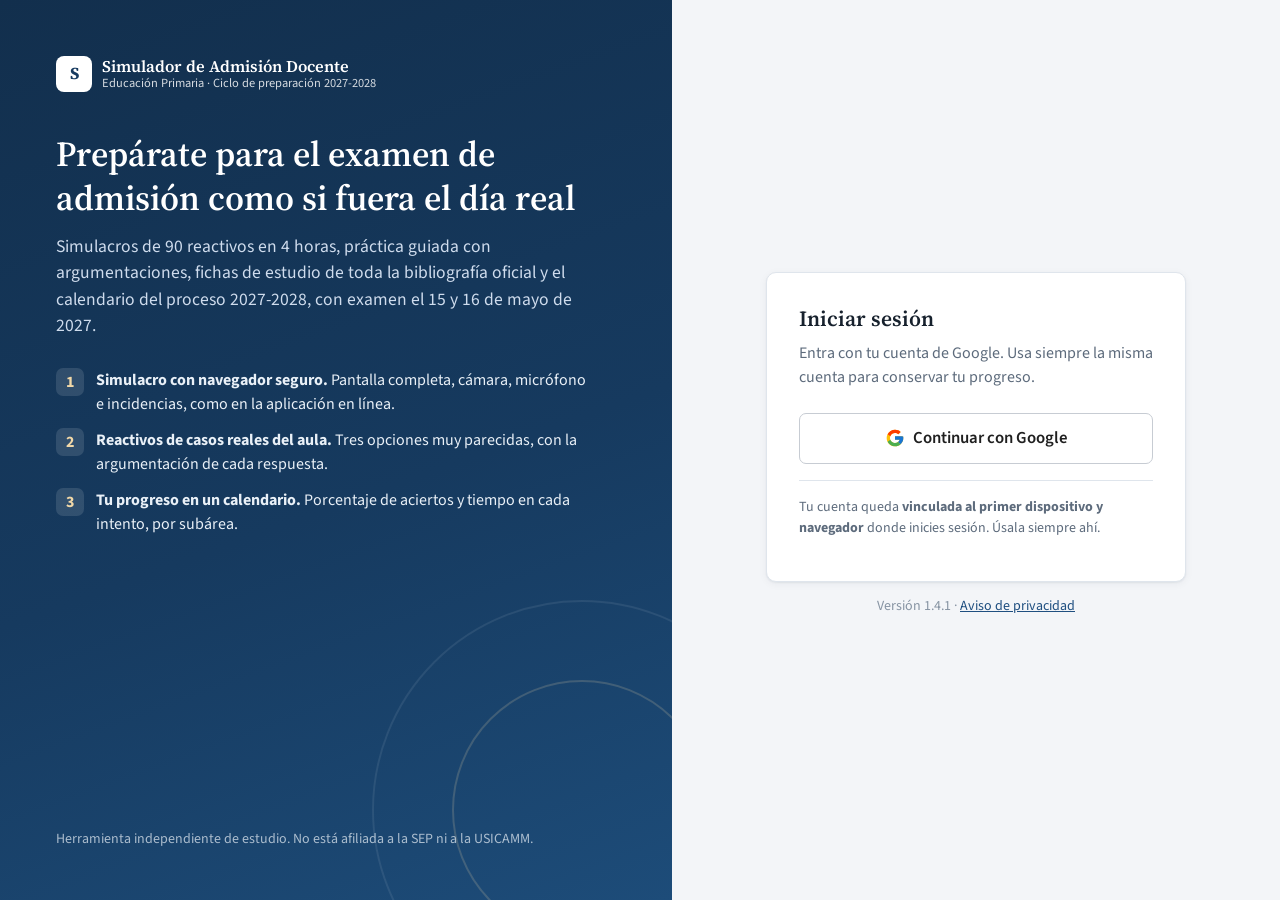
<file: index.html>
<!DOCTYPE html>
<html lang="es-MX">
<head>
<meta charset="utf-8">
<script>/* El simulador se mudó a Cloudflare: el enlace anterior lleva al nuevo */if(/\.github\.io$/i.test(location.hostname)){location.replace('https://simad-docente.pages.dev'+location.pathname+location.search+location.hash);}</script>
<meta name="viewport" content="width=device-width, initial-scale=1">
<title>Simulador de Admisión Docente · Primaria</title>
<meta name="description" content="Simulador de práctica para el instrumento de apreciación de conocimientos y aptitudes del proceso de admisión en educación primaria. Herramienta de estudio independiente.">
<meta name="robots" content="noindex">
<meta name="theme-color" content="#163a5f">
<link rel="icon" href="data:image/svg+xml,%3Csvg xmlns='http://www.w3.org/2000/svg' viewBox='0 0 64 64'%3E%3Crect width='64' height='64' rx='12' fill='%23163a5f'/%3E%3Ctext x='32' y='43' font-family='Georgia' font-size='30' font-weight='700' fill='%23fff' text-anchor='middle'%3ES%3C/text%3E%3Crect x='14' y='50' width='36' height='4' rx='2' fill='%239a7432'/%3E%3C/svg%3E">
<link rel="preconnect" href="https://fonts.googleapis.com">
<link rel="preconnect" href="https://fonts.gstatic.com" crossorigin>
<link href="https://fonts.googleapis.com/css2?family=Source+Sans+3:wght@400;500;600;700;800&family=Source+Serif+4:opsz,wght@8..60,500;8..60,600;8..60,700&display=swap" rel="stylesheet">
<link rel="stylesheet" href="assets/css/app.css?v=1.4.1">
</head>
<body>
<noscript><div style="padding:24px;font-family:sans-serif">Este simulador necesita JavaScript activado.</div></noscript>
<div id="app"><div class="loading"><div><div class="spinner"></div>Cargando el simulador…</div></div></div>
<div class="toasts" id="toasts" aria-live="polite"></div>
<script src="assets/vendor/supabase.js?v=2.119.0"></script>
<script type="module" src="assets/js/app.js?v=1.4.1"></script>
</body>
</html>
</file>
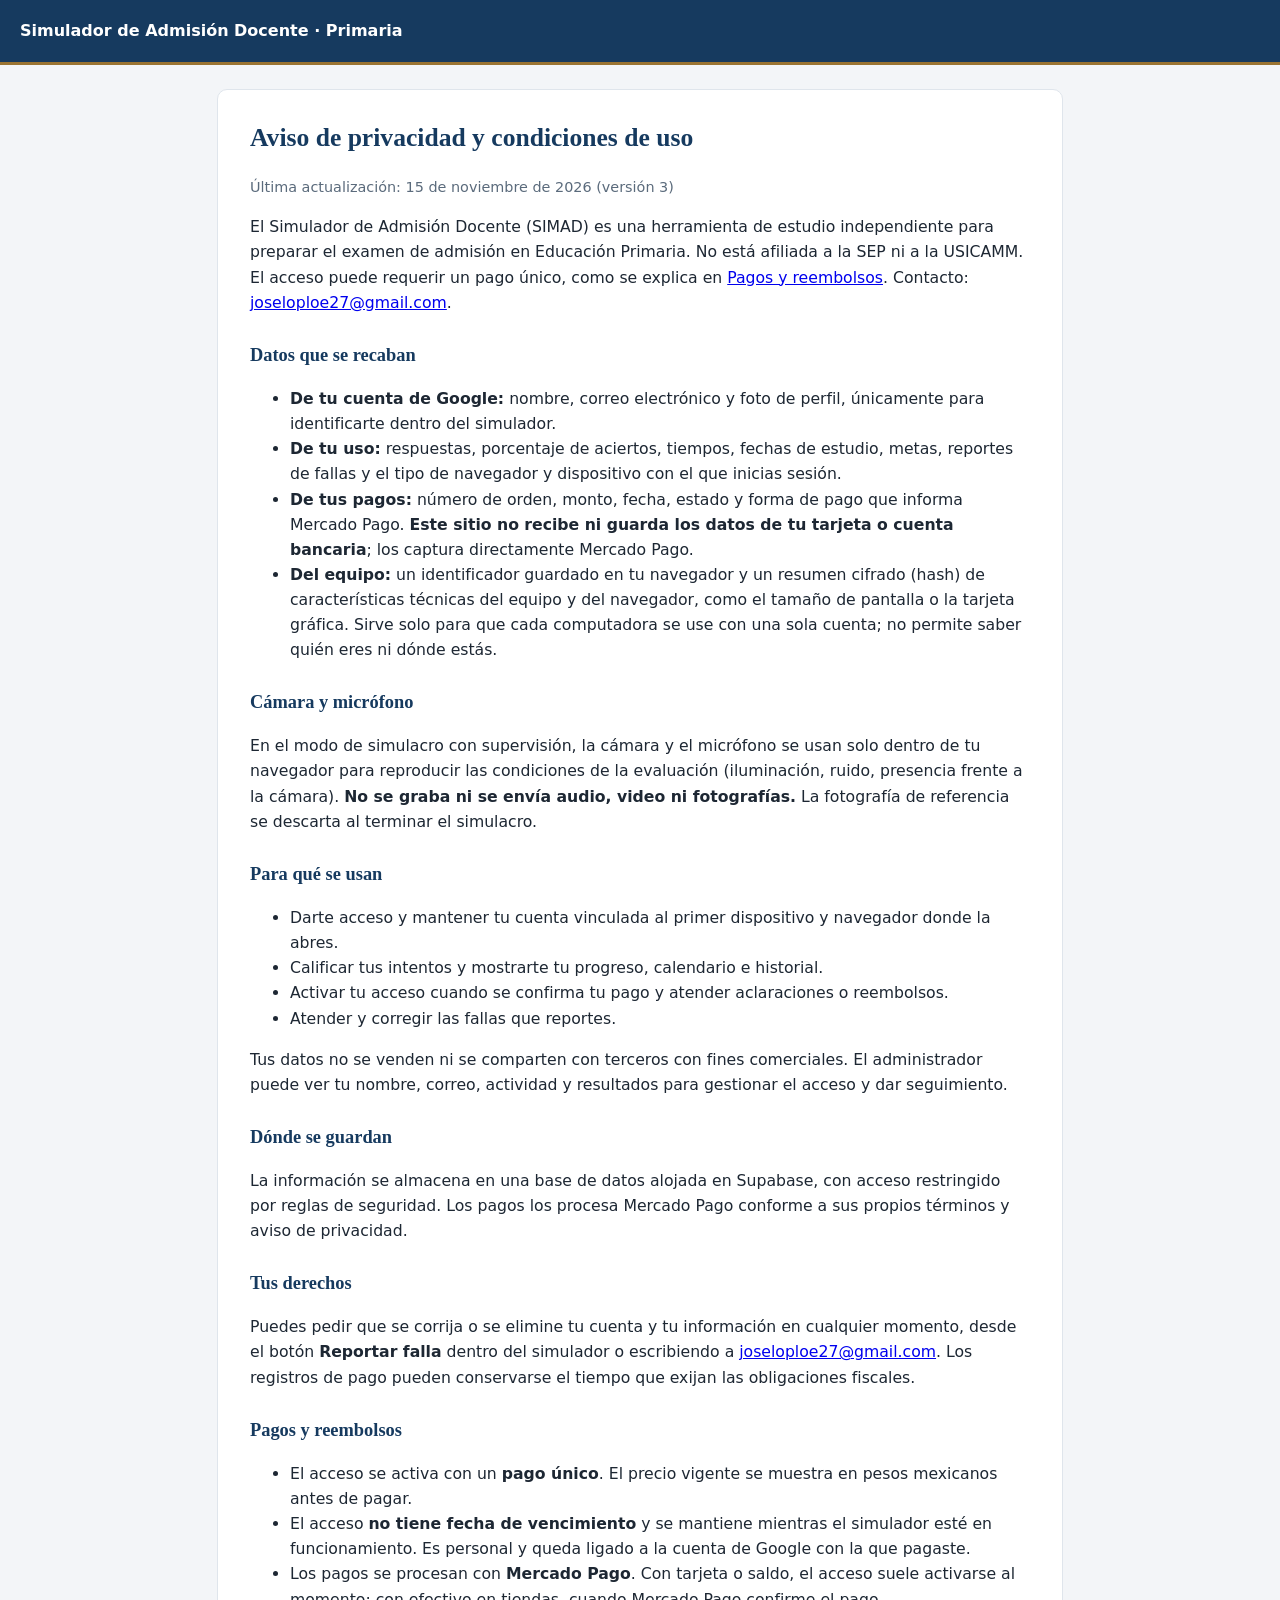
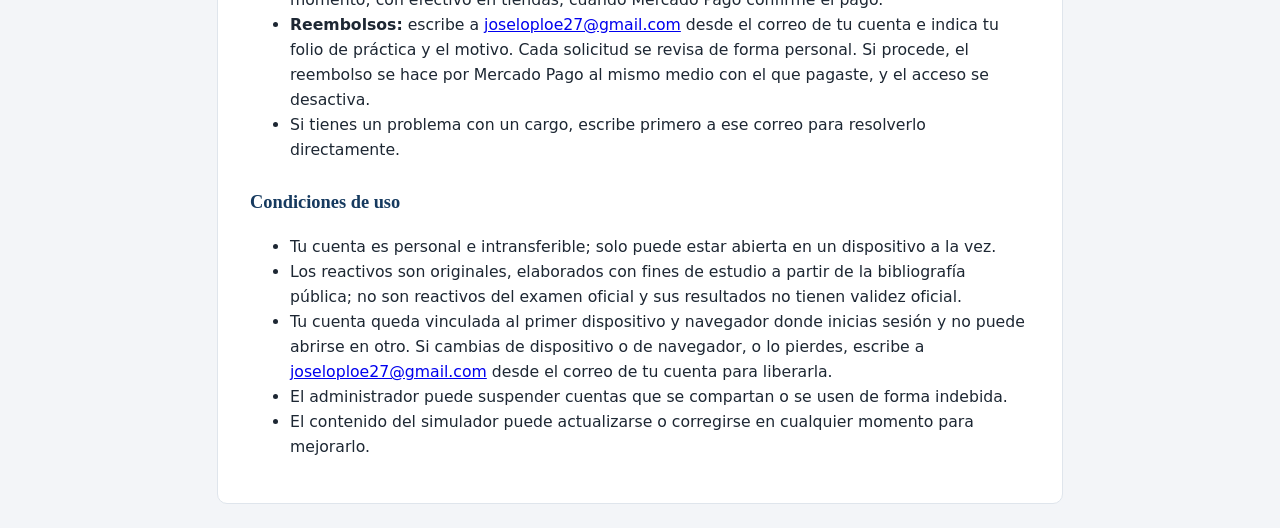
<file: privacidad.html>
<!DOCTYPE html>
<html lang="es-MX">
<head>
<meta charset="utf-8">
<script>/* El simulador se mudó a Cloudflare: el enlace anterior lleva al nuevo */if(/\.github\.io$/i.test(location.hostname)){location.replace('https://simad-docente.pages.dev'+location.pathname+location.search+location.hash);}</script>
<meta name="viewport" content="width=device-width, initial-scale=1">
<title>Aviso de privacidad · Simulador de Admisión Docente</title>
<meta name="robots" content="noindex">
<style>
  body{font-family:system-ui,-apple-system,"Segoe UI",Roboto,sans-serif;color:#1d2733;background:#f3f5f8;margin:0;line-height:1.6}
  header{background:#163a5f;color:#fff;border-bottom:3px solid #9a7432;padding:18px 20px}
  header a{color:#fff;text-decoration:none;font-weight:700}
  main{max-width:780px;margin:24px auto;background:#fff;border:1px solid #dfe5ec;border-radius:10px;padding:28px 32px}
  h1{font-family:Georgia,serif;font-size:1.6rem;margin-top:0;color:#163a5f}
  h2{font-family:Georgia,serif;font-size:1.15rem;margin-top:26px;color:#163a5f}
  p,li{font-size:.98rem}
  .muted{color:#5b6b7c;font-size:.9rem}
</style>
</head>
<body>
<header><a href="./">Simulador de Admisión Docente · Primaria</a></header>
<main>
  <h1>Aviso de privacidad y condiciones de uso</h1>
  <p class="muted">Última actualización: 15 de noviembre de 2026 (versión 3)</p>

  <p>El Simulador de Admisión Docente (SIMAD) es una herramienta de estudio independiente para preparar el examen de admisión en Educación Primaria. No está afiliada a la SEP ni a la USICAMM. El acceso puede requerir un pago único, como se explica en <a href="#pagos">Pagos y reembolsos</a>. Contacto: <a href="mailto:joseloploe27@gmail.com">joseloploe27@gmail.com</a>.</p>

  <h2>Datos que se recaban</h2>
  <ul>
    <li><b>De tu cuenta de Google:</b> nombre, correo electrónico y foto de perfil, únicamente para identificarte dentro del simulador.</li>
    <li><b>De tu uso:</b> respuestas, porcentaje de aciertos, tiempos, fechas de estudio, metas, reportes de fallas y el tipo de navegador y dispositivo con el que inicias sesión.</li>
    <li><b>De tus pagos:</b> número de orden, monto, fecha, estado y forma de pago que informa Mercado Pago. <b>Este sitio no recibe ni guarda los datos de tu tarjeta o cuenta bancaria</b>; los captura directamente Mercado Pago.</li>
    <li><b>Del equipo:</b> un identificador guardado en tu navegador y un resumen cifrado (hash) de características técnicas del equipo y del navegador, como el tamaño de pantalla o la tarjeta gráfica. Sirve solo para que cada computadora se use con una sola cuenta; no permite saber quién eres ni dónde estás.</li>
  </ul>

  <h2>Cámara y micrófono</h2>
  <p>En el modo de simulacro con supervisión, la cámara y el micrófono se usan solo dentro de tu navegador para reproducir las condiciones de la evaluación (iluminación, ruido, presencia frente a la cámara). <b>No se graba ni se envía audio, video ni fotografías.</b> La fotografía de referencia se descarta al terminar el simulacro.</p>

  <h2>Para qué se usan</h2>
  <ul>
    <li>Darte acceso y mantener tu cuenta vinculada al primer dispositivo y navegador donde la abres.</li>
    <li>Calificar tus intentos y mostrarte tu progreso, calendario e historial.</li>
    <li>Activar tu acceso cuando se confirma tu pago y atender aclaraciones o reembolsos.</li>
    <li>Atender y corregir las fallas que reportes.</li>
  </ul>
  <p>Tus datos no se venden ni se comparten con terceros con fines comerciales. El administrador puede ver tu nombre, correo, actividad y resultados para gestionar el acceso y dar seguimiento.</p>

  <h2>Dónde se guardan</h2>
  <p>La información se almacena en una base de datos alojada en Supabase, con acceso restringido por reglas de seguridad. Los pagos los procesa Mercado Pago conforme a sus propios términos y aviso de privacidad.</p>

  <h2>Tus derechos</h2>
  <p>Puedes pedir que se corrija o se elimine tu cuenta y tu información en cualquier momento, desde el botón <b>Reportar falla</b> dentro del simulador o escribiendo a <a href="mailto:joseloploe27@gmail.com">joseloploe27@gmail.com</a>. Los registros de pago pueden conservarse el tiempo que exijan las obligaciones fiscales.</p>

  <h2 id="pagos">Pagos y reembolsos</h2>
  <ul>
    <li>El acceso se activa con un <b>pago único</b>. El precio vigente se muestra en pesos mexicanos antes de pagar.</li>
    <li>El acceso <b>no tiene fecha de vencimiento</b> y se mantiene mientras el simulador esté en funcionamiento. Es personal y queda ligado a la cuenta de Google con la que pagaste.</li>
    <li>Los pagos se procesan con <b>Mercado Pago</b>. Con tarjeta o saldo, el acceso suele activarse al momento; con efectivo en tiendas, cuando Mercado Pago confirme el pago.</li>
    <li><b>Reembolsos:</b> escribe a <a href="mailto:joseloploe27@gmail.com">joseloploe27@gmail.com</a> desde el correo de tu cuenta e indica tu folio de práctica y el motivo. Cada solicitud se revisa de forma personal. Si procede, el reembolso se hace por Mercado Pago al mismo medio con el que pagaste, y el acceso se desactiva.</li>
    <li>Si tienes un problema con un cargo, escribe primero a ese correo para resolverlo directamente.</li>
  </ul>

  <h2>Condiciones de uso</h2>
  <ul>
    <li>Tu cuenta es personal e intransferible; solo puede estar abierta en un dispositivo a la vez.</li>
    <li>Los reactivos son originales, elaborados con fines de estudio a partir de la bibliografía pública; no son reactivos del examen oficial y sus resultados no tienen validez oficial.</li>
    <li>Tu cuenta queda vinculada al primer dispositivo y navegador donde inicias sesión y no puede abrirse en otro. Si cambias de dispositivo o de navegador, o lo pierdes, escribe a <a href="mailto:joseloploe27@gmail.com">joseloploe27@gmail.com</a> desde el correo de tu cuenta para liberarla.</li>
    <li>El administrador puede suspender cuentas que se compartan o se usen de forma indebida.</li>
    <li>El contenido del simulador puede actualizarse o corregirse en cualquier momento para mejorarlo.</li>
  </ul>
</main>
</body>
</html>
</file>
<file: assets/css/app.css>
/* Simulador de Admisión Docente · Primaria — hoja de estilos */
:root{
  --ink:#17212d; --ink-2:#2c3a4b; --muted:#5d6b7c; --faint:#8794a3;
  --line:#dfe5ec; --line-2:#cfd8e3; --bg:#f3f5f8; --card:#ffffff; --soft:#f7f9fb;
  --primary:#163a5f; --primary-2:#1f4f80; --primary-3:#e8eef6;
  --accent:#9a7432; --accent-2:#f5ede0;
  --ok:#1c7a4c; --ok-bg:#e7f4ee; --bad:#b13a3a; --bad-bg:#fbecec; --warn:#a86a12; --warn-bg:#fdf3e2;
  --info:#285f99; --info-bg:#e9f1fa;
  --radius:10px; --radius-sm:7px; --shadow:0 1px 2px rgba(16,32,52,.06),0 2px 8px rgba(16,32,52,.05);
  --shadow-lg:0 12px 40px rgba(16,32,52,.18);
  --font:"Source Sans 3",system-ui,-apple-system,"Segoe UI",Roboto,Arial,sans-serif;
  --serif:"Source Serif 4",Georgia,"Times New Roman",serif;
}
*{box-sizing:border-box}
html,body{margin:0;padding:0}
body{font-family:var(--font);font-size:16px;line-height:1.5;color:var(--ink);background:var(--bg);-webkit-font-smoothing:antialiased}
a{color:var(--primary-2)}
button,input,select,textarea{font:inherit}
h1,h2,h3,h4{font-family:var(--serif);color:var(--ink);margin:0 0 .4em;line-height:1.25;font-weight:600}
h1{font-size:1.75rem} h2{font-size:1.35rem} h3{font-size:1.1rem} h4{font-size:1rem}
p{margin:0 0 .75em}
small,.small{font-size:.875rem}
.muted{color:var(--muted)} .faint{color:var(--faint)}
.hidden{display:none!important}
.sr-only{position:absolute;width:1px;height:1px;overflow:hidden;clip:rect(0 0 0 0)}

/* ---------- Layout ---------- */
.topbar{position:sticky;top:0;z-index:40;background:var(--primary);color:#fff;border-bottom:3px solid var(--accent)}
.topbar-inner{max-width:1240px;margin:0 auto;display:flex;align-items:center;gap:16px;padding:10px 20px}
.brand{display:flex;align-items:center;gap:10px;color:#fff;text-decoration:none;min-width:0}
.brand-mark{width:36px;height:36px;border-radius:8px;background:#fff;color:var(--primary);display:grid;place-items:center;font-family:var(--serif);font-weight:700;font-size:1.05rem;flex:none}
.brand-text{display:flex;flex-direction:column;line-height:1.15;min-width:0}
.brand-text b{font-family:var(--serif);font-size:1.02rem;font-weight:600;white-space:nowrap}
.brand-text span{font-size:.78rem;opacity:.82;white-space:nowrap}
.nav{display:flex;gap:2px;margin-left:12px;flex-wrap:wrap}
.nav a{color:#dbe6f2;text-decoration:none;padding:7px 11px;border-radius:6px;font-size:.95rem;font-weight:500}
.nav a:hover{background:rgba(255,255,255,.1);color:#fff}
.nav a.active{background:#fff;color:var(--primary)}
.topbar .spacer{flex:1}
.userchip{display:flex;align-items:center;gap:8px;color:#fff;font-size:.9rem}
.avatar{width:32px;height:32px;border-radius:50%;background:var(--accent);color:#fff;display:grid;place-items:center;font-weight:700;overflow:hidden;flex:none}
.avatar img{width:100%;height:100%;object-fit:cover}
.menu-btn{display:none;background:transparent;border:1px solid rgba(255,255,255,.4);color:#fff;border-radius:6px;padding:6px 10px}
.main{max-width:1240px;margin:0 auto;padding:24px 20px 80px}
.page-head{display:flex;align-items:flex-end;justify-content:space-between;gap:16px;margin-bottom:18px;flex-wrap:wrap}
.page-head p{margin:0}
.crumb{font-size:.85rem;color:var(--muted);margin-bottom:4px}
.footer{max-width:1240px;margin:0 auto;padding:16px 20px 40px;color:var(--faint);font-size:.82rem;border-top:1px solid var(--line)}

/* ---------- Cards & grid ---------- */
.card{background:var(--card);border:1px solid var(--line);border-radius:var(--radius);box-shadow:var(--shadow);padding:20px}
.card.pad-lg{padding:28px}
.card-head{display:flex;align-items:center;justify-content:space-between;gap:12px;margin-bottom:12px}
.card-head h3{margin:0}
.grid{display:grid;gap:16px}
.g2{grid-template-columns:repeat(2,minmax(0,1fr))}
.g3{grid-template-columns:repeat(3,minmax(0,1fr))}
.g4{grid-template-columns:repeat(4,minmax(0,1fr))}
.span2{grid-column:span 2}
.stack>*+*{margin-top:12px}
.row{display:flex;gap:12px;align-items:center;flex-wrap:wrap}
.row.between{justify-content:space-between}
.divider{height:1px;background:var(--line);margin:16px 0}

/* ---------- Stats ---------- */
.stat{padding:16px 18px}
.stat .label{font-size:.82rem;color:var(--muted);text-transform:uppercase;letter-spacing:.04em;font-weight:600}
.stat .value{font-family:var(--serif);font-size:1.9rem;font-weight:600;color:var(--ink);line-height:1.1;margin-top:4px}
.stat .sub{font-size:.85rem;color:var(--muted)}
.bar{height:8px;background:#e8edf3;border-radius:99px;overflow:hidden}
.bar>i{display:block;height:100%;background:var(--primary-2);border-radius:99px}
.bar.ok>i{background:var(--ok)} .bar.warn>i{background:var(--warn)} .bar.bad>i{background:var(--bad)}
.subarea-row{display:grid;grid-template-columns:52px 1fr 64px;gap:10px;align-items:center;padding:7px 0}
.subarea-row .code{font-weight:700;color:var(--primary)}
.subarea-row .name{font-size:.9rem}
.subarea-row .pct{text-align:right;font-weight:700}

/* ---------- Buttons ---------- */
.btn{display:inline-flex;align-items:center;justify-content:center;gap:8px;border:1px solid var(--line-2);background:#fff;color:var(--ink);padding:9px 16px;border-radius:var(--radius-sm);cursor:pointer;font-weight:600;text-decoration:none;transition:background .15s,border-color .15s,box-shadow .15s;white-space:nowrap}
.btn:hover{background:var(--soft);border-color:#b9c5d3}
.btn:focus-visible{outline:3px solid #9cc3ec;outline-offset:1px}
.btn.primary{background:var(--primary);border-color:var(--primary);color:#fff}
.btn.primary:hover{background:var(--primary-2)}
.btn.accent{background:var(--accent);border-color:var(--accent);color:#fff}
.btn.ok{background:var(--ok);border-color:var(--ok);color:#fff}
.btn.danger{background:#fff;border-color:#e3b4b4;color:var(--bad)}
.btn.danger:hover{background:var(--bad-bg)}
.btn.ghost{background:transparent;border-color:transparent}
.btn.sm{padding:6px 11px;font-size:.88rem}
.btn.lg{padding:13px 22px;font-size:1.05rem}
.btn[disabled]{opacity:.55;cursor:not-allowed}
.btn.google{background:#fff;color:#1f1f1f;border:1px solid #c7ccd3;padding:12px 18px;font-weight:600}
.btn.google svg{width:20px;height:20px}

/* ---------- Forms ---------- */
label.field{display:block;font-weight:600;font-size:.92rem;margin-bottom:12px}
label.field>span{display:block;margin-bottom:5px}
input[type=text],input[type=email],input[type=date],input[type=number],input[type=search],select,textarea{width:100%;padding:9px 11px;border:1px solid var(--line-2);border-radius:var(--radius-sm);background:#fff;color:var(--ink)}
textarea{min-height:110px;resize:vertical}
input:focus,select:focus,textarea:focus{outline:2px solid #9cc3ec;border-color:var(--primary-2)}
.check{display:flex;gap:10px;align-items:flex-start;padding:10px 12px;border:1px solid var(--line);border-radius:var(--radius-sm);background:#fff;cursor:pointer}
.check+.check{margin-top:8px}
.check input{margin-top:4px;width:18px;height:18px;flex:none}
.check.ok{border-color:#a8d5bd;background:var(--ok-bg)}
.chips{display:flex;gap:6px;flex-wrap:wrap}
.chip{display:inline-flex;align-items:center;gap:6px;padding:3px 10px;border-radius:99px;font-size:.8rem;font-weight:600;background:var(--primary-3);color:var(--primary)}
.chip.ok{background:var(--ok-bg);color:var(--ok)} .chip.bad{background:var(--bad-bg);color:var(--bad)} .chip.warn{background:var(--warn-bg);color:var(--warn)} .chip.gray{background:#eef1f4;color:var(--muted)} .chip.gold{background:var(--accent-2);color:var(--accent)}
.toggle-days{display:flex;gap:6px;flex-wrap:wrap}
.toggle-days label{display:inline-flex;align-items:center;justify-content:center;width:44px;height:36px;border:1px solid var(--line-2);border-radius:6px;cursor:pointer;font-weight:600;background:#fff;user-select:none}
.toggle-days input{display:none}
.toggle-days input:checked+span{color:#fff}
.toggle-days label:has(input:checked){background:var(--primary);border-color:var(--primary);color:#fff}

/* ---------- Notices ---------- */
.notice{border-radius:var(--radius-sm);padding:12px 14px;border:1px solid;font-size:.95rem}
.notice.info{background:var(--info-bg);border-color:#c5d9ef;color:#1d4a78}
.notice.warn{background:var(--warn-bg);border-color:#efd3a5;color:#7a4c0c}
.notice.ok{background:var(--ok-bg);border-color:#b8dfca;color:#145a38}
.notice.bad{background:var(--bad-bg);border-color:#ecc3c3;color:#8a2626}
.notice b{font-weight:700}

/* ---------- Tables ---------- */
.table-wrap{overflow-x:auto;border:1px solid var(--line);border-radius:var(--radius);background:#fff}
table.t{width:100%;border-collapse:collapse;font-size:.93rem}
table.t th{background:var(--soft);text-align:left;font-weight:700;color:var(--ink-2);padding:10px 12px;border-bottom:1px solid var(--line);white-space:nowrap}
table.t td{padding:10px 12px;border-bottom:1px solid var(--line);vertical-align:top}
table.t tr:last-child td{border-bottom:0}
table.t tr.click{cursor:pointer} table.t tr.click:hover td{background:#f8fafc}

/* ---------- Login ---------- */
.login-wrap{min-height:100vh;display:grid;grid-template-columns:1.05fr .95fr}
.login-hero{background:linear-gradient(160deg,#122f4d 0%,#163a5f 55%,#1d4c79 100%);color:#e9f0f7;padding:56px 56px 40px;display:flex;flex-direction:column;justify-content:space-between;position:relative;overflow:hidden}
.login-hero h1{color:#fff;font-size:2.2rem;max-width:560px}
.login-hero .lead{font-size:1.1rem;max-width:540px;color:#cfdced}
.login-hero ul{list-style:none;padding:0;margin:28px 0 0;display:grid;gap:12px;max-width:540px}
.login-hero li{display:flex;gap:12px;align-items:flex-start}
.login-hero li i{flex:none;width:28px;height:28px;border-radius:7px;background:rgba(255,255,255,.12);display:grid;place-items:center;font-style:normal;color:#f1d8a8;font-weight:700}
.login-hero .deco{position:absolute;right:-120px;bottom:-120px;width:420px;height:420px;border-radius:50%;border:2px solid rgba(255,255,255,.08)}
.login-hero .deco2{position:absolute;right:-40px;bottom:-40px;width:260px;height:260px;border-radius:50%;border:2px solid rgba(241,216,168,.18)}
.login-panel{display:flex;align-items:center;justify-content:center;padding:40px 24px;background:var(--bg)}
.login-card{width:100%;max-width:420px}
.login-card .card{padding:32px}
.legal{font-size:.8rem;color:var(--faint);margin-top:16px}

/* ---------- Dashboard ---------- */
.hello{display:flex;gap:18px;align-items:center}
.countdown{background:var(--primary);color:#fff;border-radius:var(--radius);padding:18px 20px;display:flex;align-items:center;gap:18px;border:0}
.countdown .big{font-family:var(--serif);font-size:2.6rem;font-weight:700;line-height:1}
.countdown .muted{color:#c8d6e6}
.action-tile{display:flex;flex-direction:column;gap:6px;padding:18px;border:1px solid var(--line);border-radius:var(--radius);background:#fff;text-decoration:none;color:var(--ink);box-shadow:var(--shadow);transition:transform .12s,border-color .12s}
.action-tile:hover{transform:translateY(-2px);border-color:#b8c7d8}
.action-tile .ic{width:40px;height:40px;border-radius:9px;background:var(--primary-3);color:var(--primary);display:grid;place-items:center;font-weight:800;font-family:var(--serif);font-size:1.15rem}
.action-tile.gold .ic{background:var(--accent-2);color:var(--accent)}
.action-tile b{font-size:1.02rem}
.action-tile span{font-size:.88rem;color:var(--muted)}

/* ---------- Calendar ---------- */
.cal{display:grid;grid-template-columns:repeat(7,minmax(0,1fr));gap:6px}
.cal .dow{font-size:.78rem;text-transform:uppercase;color:var(--muted);text-align:center;font-weight:700;padding:4px 0}
.cal .day{min-height:78px;border:1px solid var(--line);border-radius:8px;background:#fff;padding:6px 7px;font-size:.82rem;position:relative;cursor:pointer;display:flex;flex-direction:column;gap:3px}
.cal .day.out{background:transparent;border-style:dashed;color:var(--faint);cursor:default}
.cal .day.today{outline:2px solid var(--accent);outline-offset:-1px}
.cal .day.planned{background:#fbf8f1}
.cal .day .n{font-weight:700}
.cal .day .m{font-size:.75rem;color:var(--muted)}
.cal .day .dot{width:100%;height:5px;border-radius:3px;background:#e8edf3;margin-top:auto}
.cal .day.l1 .dot{background:#b9d3ec} .cal .day.l2 .dot{background:#6fa1d1} .cal .day.l3 .dot{background:#2a63a0} .cal .day.l4 .dot{background:#163a5f}
.cal .day.exam{background:var(--bad-bg);border-color:#e6b2b2}
.heat{display:grid;grid-auto-flow:column;grid-template-rows:repeat(7,14px);grid-auto-columns:14px;gap:4px;justify-content:start}
.heat i{width:14px;height:14px;border-radius:3px;background:#e8edf3;display:block}
.heat i.l1{background:#b9d3ec}.heat i.l2{background:#6fa1d1}.heat i.l3{background:#2a63a0}.heat i.l4{background:#163a5f}
.legend{display:flex;gap:6px;align-items:center;font-size:.78rem;color:var(--muted)}
.legend i{width:11px;height:11px;border-radius:2px;display:inline-block}

/* ---------- Study ---------- */
.doc-card{display:flex;flex-direction:column;gap:6px;padding:16px;border:1px solid var(--line);border-radius:var(--radius);background:#fff;text-decoration:none;color:var(--ink);box-shadow:var(--shadow)}
.doc-card:hover{border-color:#b8c7d8}
.doc-card .num{font-size:.78rem;font-weight:700;color:var(--accent);letter-spacing:.04em}
.doc-card b{font-family:var(--serif);font-weight:600;font-size:1rem;line-height:1.3}
.doc-body h3{margin-top:22px;padding-bottom:6px;border-bottom:1px solid var(--line)}
.doc-body ul{padding-left:20px;margin:8px 0}
.doc-body li{margin:6px 0}
.keybox{background:var(--accent-2);border:1px solid #e8d7b8;border-radius:var(--radius-sm);padding:12px 14px}

/* ---------- Question (exam & practice) ---------- */
.q-stem{font-size:1.06rem;line-height:1.65;white-space:pre-wrap}
.q-stem p{margin:0 0 .8em}
.q-items{margin:14px 0 4px;border:1px solid var(--line);border-radius:var(--radius-sm);background:var(--soft);padding:12px 14px}
.q-items ol{margin:0;padding-left:22px}
.q-items li{margin:4px 0}
.q-rel{display:grid;grid-template-columns:1fr 1fr;gap:12px}
.q-rel h5{margin:0 0 6px;font-size:.85rem;text-transform:uppercase;letter-spacing:.04em;color:var(--muted)}
.q-rel ul{list-style:none;margin:0;padding:0}
.q-rel li{padding:6px 0;border-bottom:1px dashed var(--line)}
.q-rel li:last-child{border-bottom:0}
.opts{display:grid;gap:10px;margin-top:18px}
.opt{display:flex;gap:12px;align-items:flex-start;padding:13px 15px;border:1.5px solid var(--line-2);border-radius:var(--radius-sm);background:#fff;cursor:pointer;text-align:left;width:100%;color:var(--ink);font-size:1rem;line-height:1.5}
.opt:hover{border-color:#97adc6;background:#fbfcfe}
.opt .k{flex:none;width:30px;height:30px;border-radius:50%;border:1.5px solid var(--line-2);display:grid;place-items:center;font-weight:700;color:var(--ink-2)}
.opt.sel{border-color:var(--primary-2);background:#f1f6fc}
.opt.sel .k{background:var(--primary-2);border-color:var(--primary-2);color:#fff}
.opt.right{border-color:var(--ok);background:var(--ok-bg)}
.opt.right .k{background:var(--ok);border-color:var(--ok);color:#fff}
.opt.wrong{border-color:var(--bad);background:var(--bad-bg)}
.opt.wrong .k{background:var(--bad);border-color:var(--bad);color:#fff}
.opt[disabled]{cursor:default}
.feedback{margin-top:16px;border-radius:var(--radius-sm);padding:14px 16px;border:1px solid}
.feedback.ok{background:var(--ok-bg);border-color:#b8dfca}
.feedback.bad{background:var(--bad-bg);border-color:#ecc3c3}
.feedback h4{margin:0 0 6px}
.feedback .ref{font-size:.86rem;color:var(--muted);margin-top:8px}

/* ---------- Exam shell (modo examen) ---------- */
body.exam-mode{background:#e9edf2}
.exam-shell{min-height:100vh;display:flex;flex-direction:column;user-select:none;-webkit-user-select:none}
.exam-top{background:#0f2a45;color:#fff;display:flex;align-items:center;gap:16px;padding:10px 18px;border-bottom:3px solid var(--accent)}
.exam-top .who{display:flex;align-items:center;gap:10px;min-width:0}
.exam-top .who .photo{width:40px;height:40px;border-radius:6px;background:#29435f;overflow:hidden;display:grid;place-items:center;font-size:.7rem;color:#9fb3c8;flex:none}
.exam-top .who .photo img{width:100%;height:100%;object-fit:cover}
.exam-top .who b{display:block;font-size:.95rem;white-space:nowrap;overflow:hidden;text-overflow:ellipsis;max-width:260px}
.exam-top .who span{font-size:.78rem;color:#b8c8d9}
.exam-top .mid{flex:1;text-align:center;font-size:.85rem;color:#c5d3e2}
.timer{font-family:ui-monospace,"SFMono-Regular",Menlo,Consolas,monospace;font-size:1.5rem;font-weight:700;letter-spacing:.04em;background:#081c30;padding:6px 14px;border-radius:7px;border:1px solid #2a4663}
.timer.warn{color:#ffd28a;border-color:#a8781f}
.timer.crit{color:#ff9a9a;border-color:#b13a3a;animation:pulse 1s infinite}
@keyframes pulse{50%{opacity:.6}}
.rec{display:inline-flex;align-items:center;gap:6px;font-size:.78rem;color:#ffb3b3}
.rec::before{content:"";width:9px;height:9px;border-radius:50%;background:#e04848;animation:pulse 1.4s infinite}
.exam-body{flex:1;display:grid;grid-template-columns:minmax(0,1fr) 300px;gap:18px;max-width:1280px;width:100%;margin:0 auto;padding:18px}
.exam-q{background:#fff;border:1px solid var(--line);border-radius:var(--radius);padding:26px 30px;box-shadow:var(--shadow);min-height:420px}
.exam-q .qhead{display:flex;justify-content:space-between;align-items:center;margin-bottom:14px;padding-bottom:10px;border-bottom:1px solid var(--line)}
.exam-q .qhead b{font-family:var(--serif);font-size:1.1rem}
.exam-side{display:flex;flex-direction:column;gap:14px}
.exam-side .panel{background:#fff;border:1px solid var(--line);border-radius:var(--radius);padding:14px;box-shadow:var(--shadow)}
.navgrid{display:grid;grid-template-columns:repeat(8,1fr);gap:5px}
.navgrid button{height:30px;border:1px solid var(--line-2);border-radius:5px;background:#fff;font-size:.78rem;font-weight:700;cursor:pointer;color:var(--ink-2);padding:0}
.navgrid button.ans{background:#dbe8f5;border-color:#a9c3de;color:#163a5f}
.navgrid button.mark{background:#fdf0d7;border-color:#e3bf78;color:#7a4c0c}
.navgrid button.cur{outline:2px solid var(--primary);outline-offset:1px}
.navlegend{display:grid;grid-template-columns:1fr 1fr;gap:4px 10px;font-size:.76rem;color:var(--muted);margin-top:10px}
.navlegend i{display:inline-block;width:11px;height:11px;border-radius:3px;margin-right:5px;vertical-align:-1px;border:1px solid var(--line-2)}
.cam{position:relative;border-radius:8px;overflow:hidden;background:#0b1a2a;aspect-ratio:4/3}
.cam video{width:100%;height:100%;object-fit:cover;transform:scaleX(-1);display:block}
.cam .tag{position:absolute;left:8px;top:8px;background:rgba(0,0,0,.55);color:#fff;font-size:.72rem;padding:2px 7px;border-radius:4px}
.meter{height:6px;background:#e3e8ee;border-radius:99px;overflow:hidden}
.meter i{display:block;height:100%;width:0;background:var(--ok);transition:width .1s}
.exam-foot{background:#fff;border-top:1px solid var(--line);padding:12px 18px;display:flex;gap:10px;justify-content:space-between;align-items:center;position:sticky;bottom:0}
.overlay{position:fixed;inset:0;background:rgba(10,22,36,.72);z-index:100;display:grid;place-items:center;padding:20px}
.overlay .box{background:#fff;border-radius:12px;max-width:560px;width:100%;padding:28px;box-shadow:var(--shadow-lg)}
.overlay .box.wide{max-width:820px}
.overlay .box h2{margin-top:0}
.incident-flash{position:fixed;top:72px;left:50%;transform:translateX(-50%);z-index:110;background:var(--bad);color:#fff;padding:10px 18px;border-radius:8px;box-shadow:var(--shadow-lg);font-weight:600}

/* ---------- Results ---------- */
.score-ring{width:150px;height:150px;position:relative;flex:none}
.score-ring svg{transform:rotate(-90deg)}
.score-ring .v{position:absolute;inset:0;display:grid;place-items:center;text-align:center}
.score-ring .v b{font-family:var(--serif);font-size:2.1rem;line-height:1}
.review-item{border:1px solid var(--line);border-radius:var(--radius);padding:18px;background:#fff}
.review-item+.review-item{margin-top:12px}
.review-item .qhead{display:flex;gap:10px;align-items:center;margin-bottom:10px;flex-wrap:wrap}
.chart{width:100%;height:220px}

/* ---------- Modal & toast ---------- */
.modal-bg{position:fixed;inset:0;background:rgba(10,22,36,.5);z-index:90;display:grid;place-items:center;padding:20px}
.modal{background:#fff;border-radius:12px;max-width:540px;width:100%;max-height:90vh;overflow:auto;box-shadow:var(--shadow-lg)}
.modal .mh{padding:18px 22px;border-bottom:1px solid var(--line);display:flex;justify-content:space-between;align-items:center}
.modal .mh h3{margin:0}
.modal .mb{padding:18px 22px}
.modal .mf{padding:14px 22px;border-top:1px solid var(--line);display:flex;gap:10px;justify-content:flex-end}
.x{background:transparent;border:0;font-size:1.4rem;line-height:1;cursor:pointer;color:var(--muted)}
.toasts{position:fixed;right:18px;bottom:18px;z-index:120;display:flex;flex-direction:column;gap:8px;max-width:380px}
.toast{background:#17212d;color:#fff;padding:11px 15px;border-radius:8px;box-shadow:var(--shadow-lg);font-size:.93rem;animation:tin .2s ease}
.toast.ok{background:#14593a}.toast.bad{background:#8c2828}.toast.warn{background:#7d520f}
@keyframes tin{from{transform:translateY(8px);opacity:0}}
.fab{position:fixed;right:18px;bottom:18px;z-index:50;background:#fff;border:1px solid var(--line-2);color:var(--ink-2);border-radius:99px;padding:9px 14px;box-shadow:var(--shadow);cursor:pointer;font-weight:600;font-size:.88rem}
.fab:hover{border-color:#a8b8ca}
.loading{display:grid;place-items:center;min-height:50vh;color:var(--muted)}
.spinner{width:34px;height:34px;border:3px solid #d7dfe8;border-top-color:var(--primary);border-radius:50%;animation:spin .8s linear infinite;margin:0 auto 10px}
@keyframes spin{to{transform:rotate(360deg)}}
.empty{text-align:center;padding:36px 16px;color:var(--muted)}
.tabs{display:flex;gap:4px;border-bottom:1px solid var(--line);margin-bottom:16px;flex-wrap:wrap}
.tabs button{background:transparent;border:0;border-bottom:3px solid transparent;padding:9px 14px;font-weight:600;color:var(--muted);cursor:pointer}
.tabs button.on{color:var(--primary);border-bottom-color:var(--accent)}
.steps{display:flex;gap:8px;flex-wrap:wrap;margin-bottom:18px}
.steps .s{display:flex;align-items:center;gap:8px;padding:6px 12px;border-radius:99px;background:#fff;border:1px solid var(--line);font-size:.86rem;color:var(--muted);font-weight:600}
.steps .s b{width:22px;height:22px;border-radius:50%;display:grid;place-items:center;background:#e8edf3;color:var(--ink-2);font-size:.78rem}
.steps .s.on{border-color:var(--primary-2);color:var(--primary)} .steps .s.on b{background:var(--primary-2);color:#fff}
.steps .s.done{color:var(--ok)} .steps .s.done b{background:var(--ok);color:#fff}

/* ---------- Print (constancia) ---------- */
.print-only{display:none}
@media print{
  body *{visibility:hidden}
  .print-area,.print-area *{visibility:visible}
  .print-area{position:absolute;left:0;top:0;width:100%;display:block!important}
  .print-only{display:block!important}
}

/* ---------- Responsive ---------- */
@media (max-width:1000px){
  .g4{grid-template-columns:repeat(2,minmax(0,1fr))}
  .g3{grid-template-columns:repeat(2,minmax(0,1fr))}
  .exam-body{grid-template-columns:1fr}
  .login-wrap{grid-template-columns:1fr}
  .login-hero{padding:36px 24px}
}
@media (max-width:760px){
  .nav{display:none;position:absolute;top:100%;left:0;right:0;background:var(--primary);flex-direction:column;padding:10px}
  .nav.open{display:flex}
  .menu-btn{display:inline-block}
  .g2,.g3,.g4{grid-template-columns:1fr}
  .span2{grid-column:auto}
  .brand-text span{display:none}
  .userchip .nm{display:none}
  .exam-q{padding:18px}
  .q-rel{grid-template-columns:1fr}
  .cal .day{min-height:54px;font-size:.75rem}
  .cal .day .m{display:none}
}

/* --- complementos --- */
.tabs a{background:transparent;border:0;border-bottom:3px solid transparent;padding:9px 14px;font-weight:600;color:var(--muted);text-decoration:none}
.tabs a.on{color:var(--primary);border-bottom-color:var(--accent)}
.tabs a:hover,.tabs button:hover{color:var(--primary)}
details.review-item summary{cursor:pointer;list-style:none;display:flex;gap:8px;align-items:center;flex-wrap:wrap}
details.review-item summary::-webkit-details-marker{display:none}
details.review-item[open] summary{margin-bottom:6px}
input[type=file]{display:block;width:100%;padding:10px;border:1px dashed var(--line-2);border-radius:var(--radius-sm);background:#fafbfd}
body.exam-mode .topbar,body.exam-mode .footer,body.exam-mode .fab{display:none!important}
body.exam-mode .main{max-width:none;padding:0}
.row.wrap{flex-wrap:wrap}
.offline-bar{position:fixed;left:0;right:0;top:0;z-index:300;background:#8a1f1f;color:#fff;text-align:center;padding:6px;font-size:.9rem;font-weight:600}
.kick{max-width:520px;margin:12vh auto;text-align:center}
.kick .card{padding:36px}
.badge-dot{display:inline-block;min-width:18px;height:18px;border-radius:9px;background:var(--bad);color:#fff;font-size:.72rem;line-height:18px;text-align:center;padding:0 5px;margin-left:4px}
@media (max-width:900px){.grid[style*="minmax(0,2fr)"]{grid-template-columns:1fr!important}}
.topbug{background:transparent;color:#e6eef7;border:1px solid rgba(255,255,255,.35);border-radius:6px;padding:6px 10px;font-weight:600;font-size:.86rem;cursor:pointer;white-space:nowrap}
.topbug:hover{background:rgba(255,255,255,.1);color:#fff}
/* Pago de acceso */
.kick .pay-card{text-align:left;padding:32px 34px}
.pay-card .brand{color:var(--primary)}
.pay-box{display:grid;grid-template-columns:auto 1fr;gap:22px;align-items:center;margin:20px 0 18px;padding:18px 20px;border:1px solid var(--line);border-radius:var(--radius-sm);background:#fbfcfe}
.pay-amt{font-family:Georgia,serif;font-size:2.4rem;font-weight:700;color:var(--primary);line-height:1}
.pay-amt small{font-size:.95rem;font-weight:600;color:var(--muted,#5b6b7c);font-family:inherit}
.pay-list{margin:0;padding:0;list-style:none;font-size:.92rem}
.pay-list li{position:relative;padding-left:22px;margin:4px 0}
.pay-list li::before{content:"✓";position:absolute;left:0;top:0;color:var(--ok);font-weight:700}
.pay-btn{width:100%;justify-content:center}
@media (max-width:560px){.kick .pay-card{padding:24px 20px}.pay-box{grid-template-columns:1fr;gap:12px}.pay-amt{font-size:2rem}}
.pay-card .brand-mark{background:var(--primary);color:#fff}
.pay-card .brand-text b{color:var(--primary)}
.pay-card .brand-text span{color:var(--muted);opacity:1}
@media (max-width:560px){.kick{margin:5vh 12px}}
/* Proceso 2027-2028 */
.tl{list-style:none;margin:6px 0 0;padding:0;position:relative}
.tl li{display:grid;grid-template-columns:150px 1fr;gap:12px;padding:9px 0 9px 16px;border-left:2px solid var(--line);position:relative}
.tl li::before{content:"";position:absolute;left:-6px;top:14px;width:10px;height:10px;border-radius:50%;background:#fff;border:2px solid var(--primary-2)}
.tl li.past{opacity:.6}.tl li.past::before{background:var(--line-2);border-color:var(--line-2)}
.tl li.now::before{background:var(--ok);border-color:var(--ok)}
.tl li.exam::before{background:var(--bad);border-color:var(--bad)}
.tl li.exam .tl-body b{color:var(--bad)}
.tl-date{font-size:.84rem;font-weight:700;color:var(--primary)}
.tl-body{font-size:.92rem}
.tl-body .chip{margin-left:4px}
.tl.compact li{grid-template-columns:1fr;gap:2px;padding:6px 0 6px 14px}
.tl.compact .tl-body{font-size:.86rem}
.proc-card{display:flex;justify-content:space-between;align-items:center;gap:16px;flex-wrap:wrap;border-left:4px solid var(--accent)}
.proc-card h3{margin:8px 0 2px}
.proc-main{flex:1 1 320px;min-width:0}
.proc-strip{display:flex;align-items:center;gap:12px;padding:12px 16px;margin-bottom:16px;border:1px solid #e8d7b8;background:var(--accent-2);border-radius:var(--radius-sm);text-decoration:none;color:var(--ink);font-size:.93rem}
.proc-strip .go{margin-left:auto;font-weight:700;color:var(--accent);white-space:nowrap}
.cd-link{margin-top:8px;background:rgba(255,255,255,.14);border:1px solid rgba(255,255,255,.4);color:#fff;border-radius:6px;padding:5px 10px;font-size:.82rem;font-weight:600;cursor:pointer}
.cd-link:hover{background:rgba(255,255,255,.24)}
.cal .day.offi{box-shadow:inset 0 3px 0 #b07d1f}
.cal .day .of{font-size:.68rem;font-weight:700;color:#8a5a0c;line-height:1.15}
.calc h3{font-size:1.02rem;margin:18px 0 8px}
.calc h3:first-child{margin-top:0}
.calc input[type=range]{width:100%}
.calc-total{display:flex;align-items:baseline;gap:8px;margin:4px 0 14px}
.calc-total b{font-family:var(--serif);font-size:3rem;line-height:1;color:var(--primary)}
.calc-total span{color:var(--muted);font-weight:600}
.calc-row{margin:10px 0}
.calc-row .bar{margin-top:4px}
@media (min-width:901px){.calc-side{position:sticky;top:84px;align-self:start}}
.weeks{display:flex;flex-direction:column;gap:8px}
details.week{border:1px solid var(--line);border-radius:var(--radius-sm);background:#fff;padding:10px 14px}
details.week.cur{border-color:var(--accent);box-shadow:0 0 0 2px var(--accent-2)}
details.week.past summary{opacity:.7}
details.week summary{cursor:pointer;list-style:none;display:flex;gap:8px 10px;align-items:center;flex-wrap:wrap}
details.week summary::-webkit-details-marker{display:none}
details.week summary .wk{font-weight:800;color:var(--primary);min-width:84px}
details.week summary .wd{font-size:.84rem;color:var(--muted);min-width:110px}
details.week summary .wt{font-weight:600;font-size:.95rem}
.tasks{margin:10px 0 2px;padding-left:20px;font-size:.92rem;line-height:1.6}
.tasks li.done a{color:var(--muted);text-decoration:line-through}
.tasks li.tram{list-style:"◆ ";color:#8a5a0c}
.tasks li.tram a{color:#7a4c0c;font-weight:600}
@media (max-width:760px){
  .tl li{grid-template-columns:1fr;gap:2px}
  .proc-strip{flex-wrap:wrap}
  .proc-actions{width:100%}
  .proc-actions .btn{flex:1 1 auto}
  details.week summary .wk,details.week summary .wd{min-width:0}
  .cal .day .of{font-size:.6rem}
}
.cal .day .of{white-space:nowrap;overflow:hidden;text-overflow:ellipsis;max-width:100%}
.cal .day .chip{max-width:100%;overflow:hidden;text-overflow:ellipsis;white-space:nowrap}
@media (max-width:760px){
  .cal .day .of{display:none}
  .cal .day .chip{font-size:.58rem;padding:1px 4px;gap:0}
}
</file>
